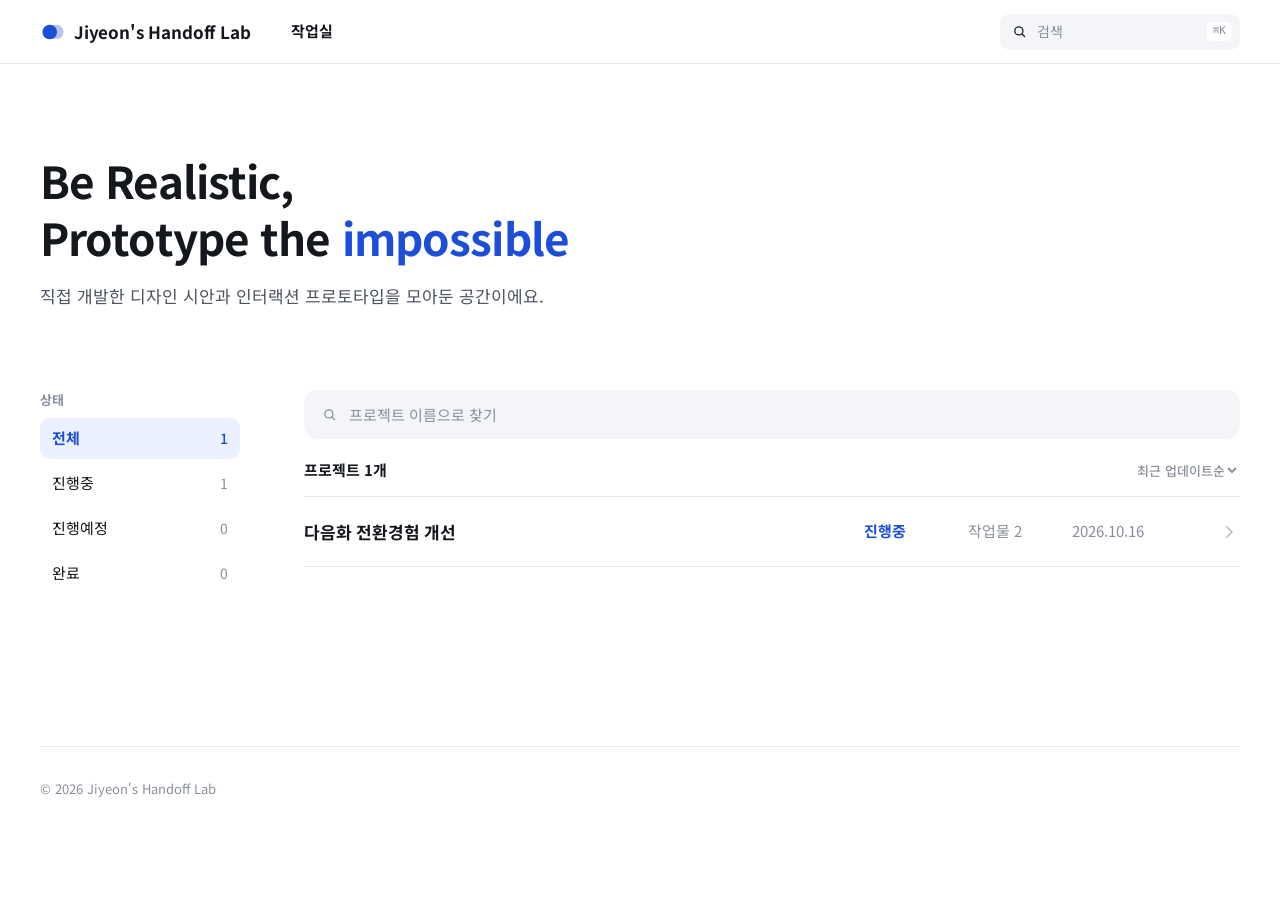
<file: index.html>
<!doctype html>
<html lang="ko">
<head>
<meta charset="utf-8">
<meta name="viewport" content="width=device-width, initial-scale=1, viewport-fit=cover">
<meta name="robots" content="noindex">
<title>Jiyeon's Handoff Lab</title>
<meta name="description" content="직접 개발한 디자인 시안과 인터랙션 프로토타입을 모아둔 공간이에요.">
<meta property="og:title" content="Jiyeon's Handoff Lab">
<meta property="og:description" content="직접 개발한 디자인 시안과 인터랙션 프로토타입을 모아둔 공간이에요.">
<meta property="og:type" content="website">
<link rel="icon" href="assets/favicon.svg" type="image/svg+xml">
<link rel="preconnect" href="https://fonts.googleapis.com">
<link rel="preconnect" href="https://fonts.gstatic.com" crossorigin>
<link rel="stylesheet" href="https://fonts.googleapis.com/css2?family=Noto+Sans+KR:wght@400;500;700&display=swap">
<link rel="stylesheet" href="assets/css/base.css">
<link rel="stylesheet" href="assets/css/home.css">
<script type="module" src="assets/js/home.js"></script>
</head>
<body>
  <header class="site-header" id="site-header"></header>

  <main class="container">
    <section class="hero">
      <h1 class="hero__title">Be Realistic,<br>Prototype the <em>impossible</em></h1>
      <p class="hero__desc">직접 개발한 디자인 시안과 인터랙션 프로토타입을 모아둔 공간이에요.</p>
    </section>

    <div class="home-body">
      <aside class="filter" aria-label="상태 필터">
        <p class="filter__label">상태</p>
        <ul class="filter__list" id="status-filter"></ul>
      </aside>

      <section aria-labelledby="project-count">
        <label class="field">
          <svg class="icon icon--sm" viewBox="0 0 24 24" fill="none" aria-hidden="true"><circle cx="11" cy="11" r="6.5" stroke="currentColor" stroke-width="2"/><path d="M16 16l4 4" stroke="currentColor" stroke-width="2" stroke-linecap="round"/></svg>
          <input class="field__input" id="project-search" type="search" placeholder="프로젝트 이름으로 찾기" autocomplete="off">
        </label>
        <div class="list-head">
          <h2 class="list-head__count" id="project-count">프로젝트</h2>
          <select class="select" id="project-sort" aria-label="정렬">
            <option value="updated">최근 업데이트순</option>
            <option value="name">이름순</option>
          </select>
        </div>
        <ul id="project-list"></ul>
      </section>
    </div>
  </main>

  <footer class="site-footer">
    <div class="container"><p class="site-footer__inner">© 2026 Jiyeon's Handoff Lab</p></div>
  </footer>
</body>
</html>
</file>
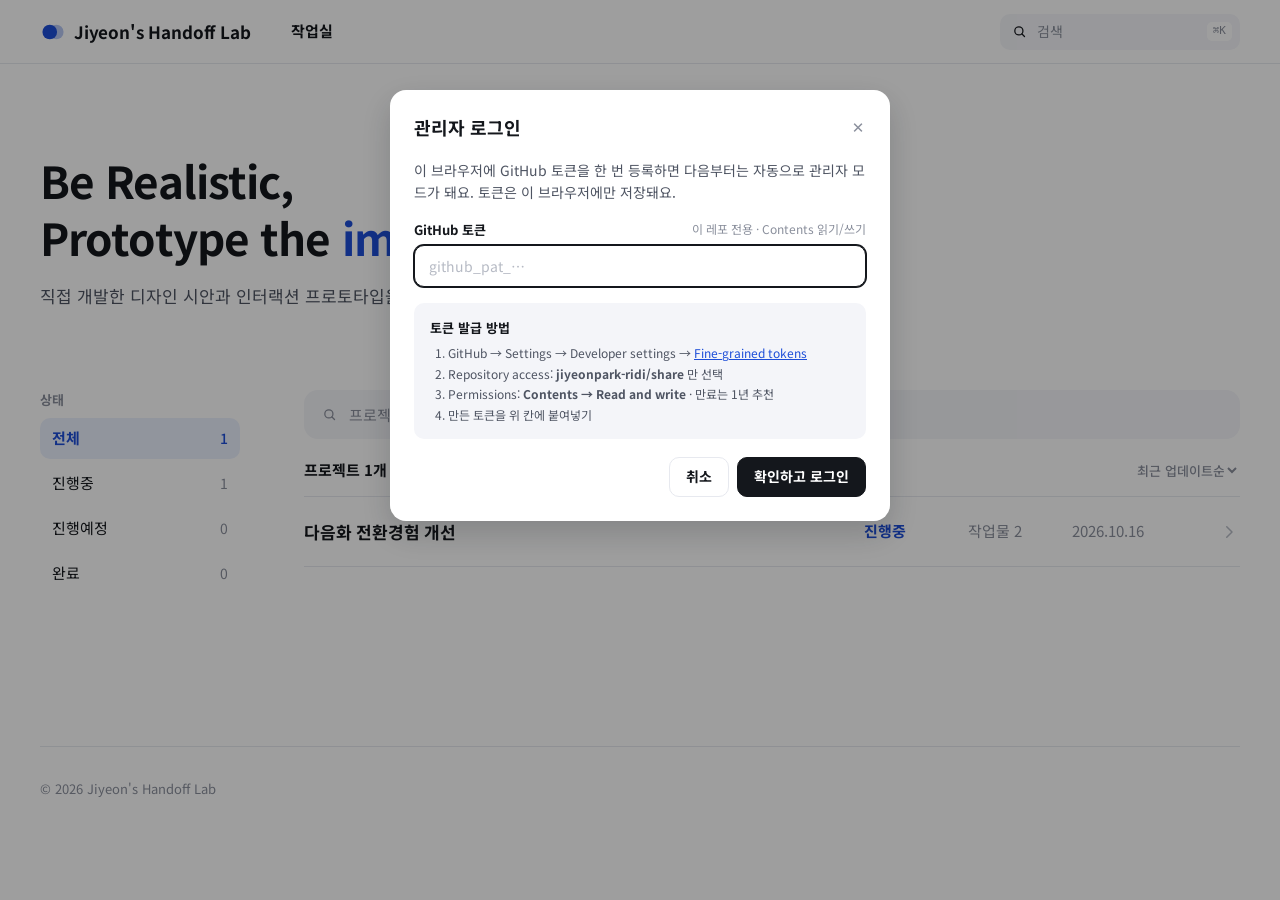
<file: admin/index.html>
<!doctype html>
<html lang="ko">
<head>
<meta charset="utf-8">
<meta name="robots" content="noindex">
<title>관리자 로그인 · Jiyeon's Handoff Lab</title>
<!-- …/share/admin 으로 들어오면 홈의 관리자 로그인 창(?admin)으로 넘겨준다 -->
<meta http-equiv="refresh" content="0; url=../?admin">
<script>location.replace("../?admin");</script>
</head>
<body>
<p><a href="../?admin">관리자 로그인으로 이동</a></p>
</body>
</html>
</file>
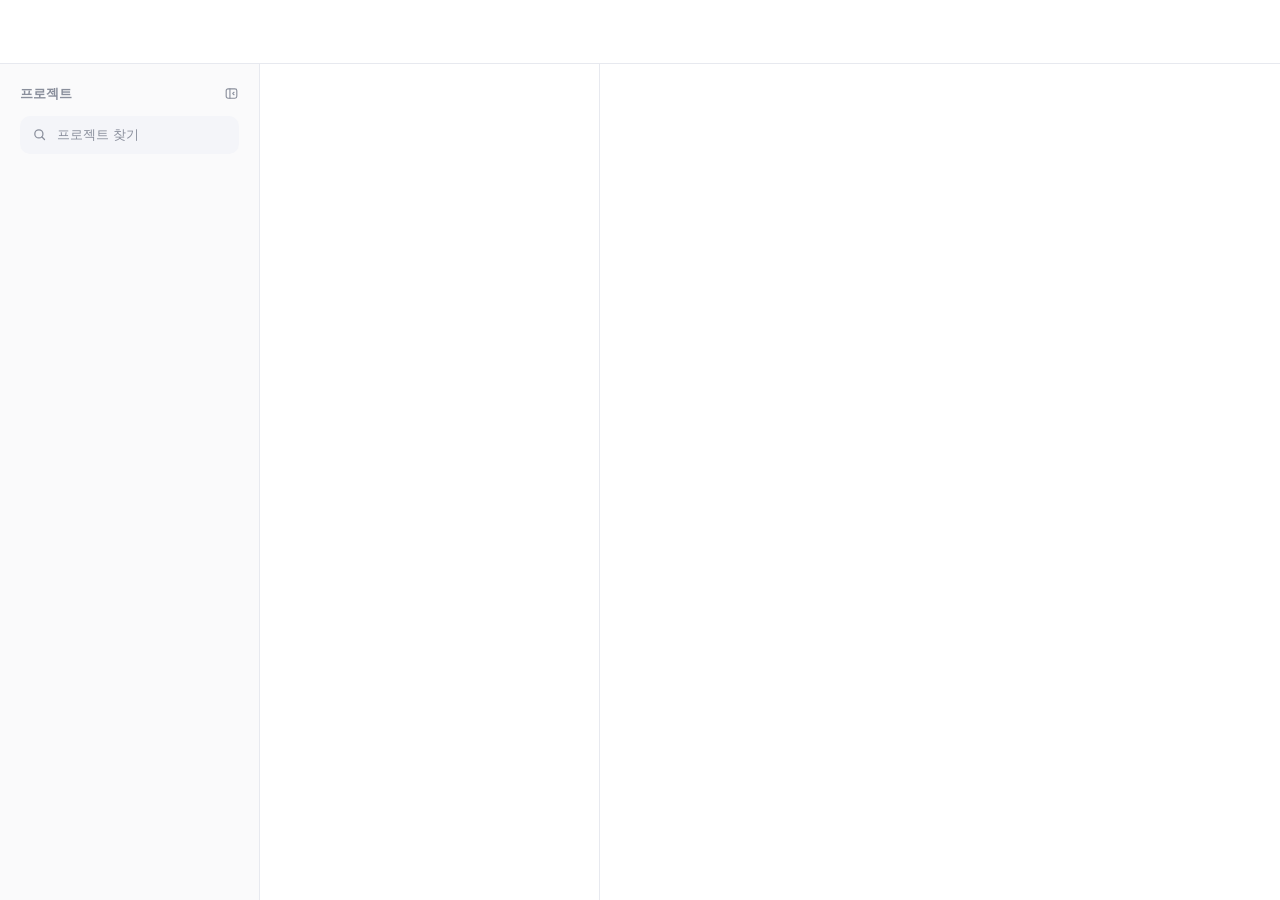
<file: pull-trigger/index.html>
<!doctype html>
<html lang="ko">
<head>
<meta charset="utf-8">
<meta name="robots" content="noindex">
<title>이동 중…</title>
<meta http-equiv="refresh" content="0; url=../project.html?p=next-episode&amp;w=pull-trigger">
<link rel="canonical" href="../project.html?p=next-episode&amp;w=pull-trigger">
</head>
<body>
<!-- 예전 공유 주소(/pull-trigger/)를 새 작업물 주소로 넘겨준다 -->
<p><a href="../project.html?p=next-episode&amp;w=pull-trigger">다음 화 당김 표시 시안으로 이동</a></p>
</body>
</html>
</file>
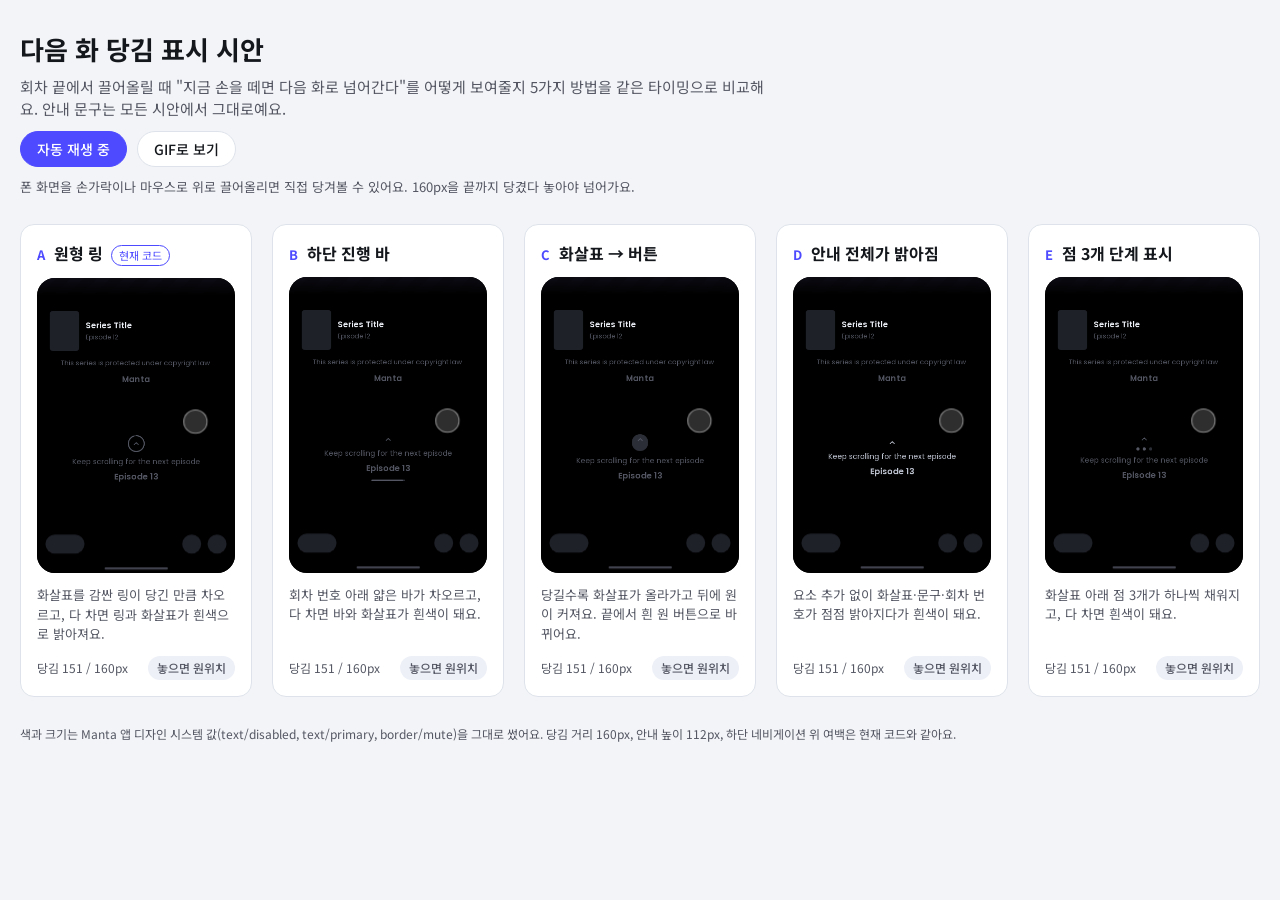
<file: works/next-episode/pull-trigger/index.html>
<!doctype html>
<html lang="ko">
<head>
<meta charset="utf-8">
<meta name="viewport" content="width=device-width, initial-scale=1, viewport-fit=cover">
<meta name="robots" content="noindex">
<title>다음 화 당김 표시 시안</title>
<link rel="preconnect" href="https://fonts.googleapis.com">
<link rel="preconnect" href="https://fonts.gstatic.com" crossorigin>
<link rel="stylesheet" href="https://fonts.googleapis.com/css2?family=Noto+Sans+KR:wght@400;500;700&family=Poppins:wght@400;500;600&display=swap">
<style>
/* Layout: 리뷰 보드처럼 상단 설명 + 5개 시안 폰을 같은 타이밍으로 나란히 비교 */
:root {
  --bg: #F3F4F7;
  --panel: #FFFFFF;
  --ink: #14171C;
  --ink-2: #545763;
  --line: #DEE3EB;
  --accent: #4D4AFF;
  --chip-bg: #EDF0F7;
  --go: #1F8A5B;
  --go-bg: #E3F4EC;
  --font-ui: "Noto Sans KR", "Apple SD Gothic Neo", system-ui, sans-serif;
  --font-app: "Poppins", "Helvetica Neue", Arial, sans-serif;

  /* 앱 뷰어 토큰 (테마와 무관하게 항상 어두운 뷰어) */
  --app-surface-bottom: #000000;
  --app-text-primary: #EDF0F7;
  --app-text-tertiary: #999CA8;
  --app-text-disabled: #545763;
  --app-border-mute: #2B2E36;
  --app-container-base: #1F2129;
  --app-inverse: #14171C;
}
@media (prefers-color-scheme: dark) {
  :root:not([data-theme="light"]) {
    --bg: #0D0F12; --panel: #14171C; --ink: #EDF0F7; --ink-2: #999CA8; --line: #2B2E36;
    --accent: #8A88FF; --chip-bg: #1F2129; --go: #5CD69E; --go-bg: #12301F;
    color-scheme: dark;
  }
}
:root[data-theme="dark"] {
  --bg: #0D0F12; --panel: #14171C; --ink: #EDF0F7; --ink-2: #999CA8; --line: #2B2E36;
  --accent: #8A88FF; --chip-bg: #1F2129; --go: #5CD69E; --go-bg: #12301F;
  color-scheme: dark;
}

* { box-sizing: border-box; }
body {
  margin: 0;
  background: var(--bg);
  color: var(--ink);
  font-family: var(--font-ui);
  line-height: 1.5;
  padding: 32px 20px 56px;
}
.wrap { max-width: 1480px; margin: 0 auto; display: grid; gap: 28px; }

header { display: grid; gap: 10px; max-width: 760px; }
h1 { font-size: 26px; line-height: 1.3; margin: 0; text-wrap: balance; }
.lede { margin: 0; color: var(--ink-2); font-size: 15px; }
.toolbar { display: flex; flex-wrap: wrap; gap: 10px; align-items: center; }
.btn {
  font: 500 14px/1 var(--font-ui);
  color: var(--ink);
  background: var(--panel);
  border: 1px solid var(--line);
  border-radius: 999px;
  padding: 10px 16px;
  cursor: pointer;
}
.btn[aria-pressed="true"] { background: var(--accent); border-color: var(--accent); color: #fff; }
.btn { text-decoration: none; }
.btn:focus-visible { outline: 2px solid var(--accent); outline-offset: 2px; }
.hint { font-size: 13px; color: var(--ink-2); }

.grid {
  display: grid;
  grid-template-columns: repeat(auto-fill, minmax(230px, 1fr));
  gap: 20px;
}
.card {
  background: var(--panel);
  border: 1px solid var(--line);
  border-radius: 14px;
  padding: 16px;
  display: flex;
  flex-direction: column;
  gap: 12px;
  min-width: 0;
}
.card-head { display: flex; align-items: baseline; gap: 8px; }
.letter {
  font: 700 13px/1 var(--font-ui);
  color: var(--accent);
  letter-spacing: 0.04em;
}
.card h2 { font-size: 16px; margin: 0; }
.tag { font-size: 11px; color: var(--accent); border: 1px solid var(--accent); border-radius: 999px; padding: 1px 7px; white-space: nowrap; }
.desc { margin: 0; font-size: 13px; color: var(--ink-2); flex: 1; }

.status {
  display: flex; justify-content: space-between; align-items: center;
  font-size: 12px; color: var(--ink-2);
  font-variant-numeric: tabular-nums;
}
.chip { border-radius: 999px; padding: 3px 9px; background: var(--chip-bg); color: var(--ink-2); font-weight: 500; }
.chip.go { background: var(--go-bg); color: var(--go); }

/* 폰: 375 x 560 기준으로 그리고 카드 폭에 맞춰 축소 */
.phone {
  position: relative;
  width: 100%;
  aspect-ratio: 375 / 560;
  border-radius: 18px;
  overflow: hidden;
  background: var(--app-surface-bottom);
  touch-action: none;
  cursor: grab;
  user-select: none;
}
.phone:active { cursor: grabbing; }
.screen {
  position: absolute; left: 0; top: 0;
  width: 375px; height: 560px;
  transform-origin: 0 0;
  font-family: var(--font-app);
}
.strip { position: absolute; left: 0; right: 0; bottom: -160px; will-change: transform; }
.cut {
  height: 200px;
  background:
    linear-gradient(180deg, rgba(0,0,0,0) 40%, #000 100%),
    repeating-linear-gradient(135deg, #2a2440 0 18px, #2f2849 18px 36px);
}
.footer-block { padding: 28px 24px 12px; display: grid; gap: 14px; justify-items: center; }
.series { display: flex; gap: 12px; width: 100%; align-items: center; }
.cover { width: 56px; height: 76px; border-radius: 6px; background: #1F2129; }
.series-meta { display: grid; gap: 6px; }
.series-meta b { color: var(--app-text-primary); font: 600 15px/1.2 var(--font-app); }
.series-meta span { color: var(--app-text-disabled); font: 400 12px/1.2 var(--font-app); }
.copyright { color: var(--app-text-disabled); font: 400 13px/1.4 var(--font-app); text-align: center; }
.logo { color: var(--app-text-disabled); font: 600 15px/1 var(--font-app); letter-spacing: 0.02em; }

.guide {
  height: 112px;
  display: flex; flex-direction: column; align-items: center; justify-content: center;
  gap: 8px;
  will-change: transform;
}
.hint-text { font: 400 14px/20px var(--font-app); color: var(--app-text-disabled); }
.title-text { font: 600 16px/22px var(--font-app); color: var(--app-text-disabled); }
.inset { height: 86px; }
.pull-area { height: 160px; }

.indicator { position: relative; display: flex; align-items: center; justify-content: center; }
.chev { width: 16px; height: 16px; display: block; }
.chev path { fill: none; stroke: var(--app-text-disabled); stroke-width: 1.6; stroke-linecap: round; stroke-linejoin: round; }

.navbar {
  position: absolute; left: 0; right: 0; bottom: 0;
  height: 86px;
  background: #000;
  padding: 12px 16px 0;
  display: flex; justify-content: space-between; align-items: flex-start;
  border-top-left-radius: 14px; border-top-right-radius: 14px;
}
.pill { height: 36px; border-radius: 18px; background: var(--app-container-base); }
.pill.wide { width: 74px; }
.pill.round { width: 36px; }
.nav-right { display: flex; gap: 12px; }
.home { position: absolute; bottom: 8px; left: 50%; width: 120px; height: 4px; margin-left: -60px; border-radius: 2px; background: #40424D; }

.finger {
  position: absolute; left: 80%; width: 46px; height: 46px; margin-left: -23px;
  border-radius: 50%;
  background: rgba(255,255,255,0.18);
  border: 2px solid rgba(255,255,255,0.45);
  opacity: 0;
  pointer-events: none;
}
.next-screen {
  position: absolute; inset: 0;
  background: #000;
  display: flex; flex-direction: column; align-items: center; justify-content: center; gap: 10px;
  color: var(--app-text-primary);
  font: 600 20px/1.2 var(--font-app);
  transform: translateY(100%);
  will-change: transform;
}
.next-screen small { font: 400 13px/1 var(--font-app); color: var(--app-text-tertiary); }

footer { font-size: 12px; color: var(--ink-2); }

@media (prefers-reduced-motion: reduce) {
  .next-screen { transition: none; }
}
</style>
</head>
<body>

<div class="wrap">
  <header>
    <h1>다음 화 당김 표시 시안</h1>
    <p class="lede">회차 끝에서 끌어올릴 때 "지금 손을 떼면 다음 화로 넘어간다"를 어떻게 보여줄지 5가지 방법을 같은 타이밍으로 비교해요. 안내 문구는 모든 시안에서 그대로예요.</p>
    <div class="toolbar">
      <button class="btn" id="play" type="button" aria-pressed="true">자동 재생 중</button>
      <a class="btn" href="preview.gif" target="_blank" rel="noopener">GIF로 보기</a>
      <span class="hint">폰 화면을 손가락이나 마우스로 위로 끌어올리면 직접 당겨볼 수 있어요. 160px을 끝까지 당겼다 놓아야 넘어가요.</span>
    </div>
  </header>

  <section class="grid" id="grid" aria-label="시안 비교"></section>

  <footer>색과 크기는 Manta 앱 디자인 시스템 값(text/disabled, text/primary, border/mute)을 그대로 썼어요. 당김 거리 160px, 안내 높이 112px, 하단 네비게이션 위 여백은 현재 코드와 같아요.</footer>
</div>

<script>
const PULL = 160;
const TRIGGER = PULL - 4; // 코드와 같이 끝에서 4px 이내에서 놓으면 이동
const C = {
  dis: '#545763', ter: '#999CA8', pri: '#EDF0F7', mute: '#2B2E36', inv: '#14171C',
};
const OPTIONS = [
  { key: 'A', name: '원형 링', tag: '현재 코드', desc: '화살표를 감싼 링이 당긴 만큼 차오르고, 다 차면 링과 화살표가 흰색으로 밝아져요.' },
  { key: 'B', name: '하단 진행 바', desc: '회차 번호 아래 얇은 바가 차오르고, 다 차면 바와 화살표가 흰색이 돼요.' },
  { key: 'C', name: '화살표 → 버튼', desc: '당길수록 화살표가 올라가고 뒤에 원이 커져요. 끝에서 흰 원 버튼으로 바뀌어요.' },
  { key: 'D', name: '안내 전체가 밝아짐', desc: '요소 추가 없이 화살표·문구·회차 번호가 점점 밝아지다가 흰색이 돼요.' },
  { key: 'E', name: '점 3개 단계 표시', desc: '화살표 아래 점 3개가 하나씩 채워지고, 다 차면 흰색이 돼요.' },
];

const chevSVG = () => {
  const s = document.createElementNS('http://www.w3.org/2000/svg', 'svg');
  s.setAttribute('viewBox', '0 0 16 16'); s.setAttribute('class', 'chev');
  const p = document.createElementNS('http://www.w3.org/2000/svg', 'path');
  p.setAttribute('d', 'M4 10l4-4 4 4');
  s.appendChild(p);
  return s;
};
const svgEl = (tag, attrs) => {
  const e = document.createElementNS('http://www.w3.org/2000/svg', tag);
  for (const k in attrs) e.setAttribute(k, attrs[k]);
  return e;
};
const mix = (a, b, t) => {
  const pa = [1, 3, 5].map(i => parseInt(a.slice(i, i + 2), 16));
  const pb = [1, 3, 5].map(i => parseInt(b.slice(i, i + 2), 16));
  return 'rgb(' + pa.map((v, i) => Math.round(v + (pb[i] - v) * t)).join(',') + ')';
};

// 시안별 인디케이터: build()는 DOM을 만들고, render(p, reached)는 진행도에 맞춰 갱신
const INDICATORS = {
  A(guide) {
    const box = document.createElement('div'); box.className = 'indicator'; box.style.width = box.style.height = '32px';
    const R = 15, CIRC = 2 * Math.PI * R;
    const svg = svgEl('svg', { width: 32, height: 32, viewBox: '0 0 32 32', style: 'position:absolute;inset:0;transform:rotate(-90deg)' });
    const track = svgEl('circle', { cx: 16, cy: 16, r: R, fill: 'none', stroke: C.mute, 'stroke-width': 2 });
    const arc = svgEl('circle', { cx: 16, cy: 16, r: R, fill: 'none', stroke: C.dis, 'stroke-width': 2, 'stroke-linecap': 'round', 'stroke-dasharray': CIRC, 'stroke-dashoffset': CIRC });
    svg.append(track, arc);
    const chev = chevSVG();
    box.append(svg, chev);
    guide.prepend(box);
    return (p, reached) => {
      arc.setAttribute('stroke-dashoffset', CIRC * (1 - p));
      arc.setAttribute('stroke', reached ? C.pri : C.dis);
      arc.style.opacity = p > 0.001 ? 1 : 0;
      chev.querySelector('path').style.stroke = reached ? C.pri : C.dis;
    };
  },
  B(guide) {
    const chev = chevSVG(); guide.prepend(chev);
    const track = document.createElement('div');
    track.style.cssText = `width:64px;height:3px;border-radius:2px;background:${C.mute};overflow:hidden;margin-top:2px`;
    const fill = document.createElement('div'); fill.style.cssText = 'height:100%;width:0;border-radius:2px';
    track.appendChild(fill); guide.appendChild(track);
    return (p, reached) => {
      fill.style.width = (p * 100) + '%';
      fill.style.background = reached ? C.pri : C.dis;
      chev.querySelector('path').style.stroke = reached ? C.pri : C.dis;
    };
  },
  C(guide) {
    const box = document.createElement('div'); box.className = 'indicator'; box.style.width = box.style.height = '32px';
    const circle = document.createElement('div'); circle.style.cssText = 'position:absolute;border-radius:50%;left:50%;top:50%';
    const chev = chevSVG(); chev.style.position = 'relative';
    box.append(circle, chev); guide.prepend(box);
    return (p, reached) => {
      const size = reached ? 32 : (p > 0 ? 16 + 16 * p : 0);
      circle.style.width = circle.style.height = size + 'px';
      circle.style.margin = (-size / 2) + 'px 0 0 ' + (-size / 2) + 'px';
      circle.style.background = reached ? C.pri : C.mute;
      chev.style.transform = `translateY(${reached ? 0 : -6 * p}px)`;
      chev.querySelector('path').style.stroke = reached ? C.inv : C.dis;
    };
  },
  D(guide) {
    const chev = chevSVG(); guide.prepend(chev);
    const texts = guide.querySelectorAll('.hint-text, .title-text');
    return (p, reached) => {
      const col = reached ? C.pri : (p < 0.5 ? mix(C.dis, C.ter, p / 0.5) : mix(C.ter, '#C2C7D4', (p - 0.5) / 0.5));
      chev.querySelector('path').style.stroke = col;
      texts.forEach(t => { t.style.color = col; });
    };
  },
  E(guide) {
    const chev = chevSVG(); guide.prepend(chev);
    const row = document.createElement('div'); row.style.cssText = 'display:flex;gap:6px';
    const dots = [0, 1, 2].map(() => { const d = document.createElement('span'); d.style.cssText = 'width:6px;height:6px;border-radius:50%'; row.appendChild(d); return d; });
    chev.after(row);
    return (p, reached) => {
      const filled = reached ? 3 : Math.min(2, Math.floor(p * 3 + 0.5));
      dots.forEach((d, i) => { d.style.background = i < filled ? (reached ? C.pri : C.dis) : C.mute; });
      chev.querySelector('path').style.stroke = reached ? C.pri : C.dis;
    };
  },
};

const grid = document.getElementById('grid');
const phones = OPTIONS.map((opt) => {
  const card = document.createElement('article'); card.className = 'card';
  card.innerHTML = `
    <div class="card-head"><span class="letter">${opt.key}</span><h2>${opt.name}</h2>${opt.tag ? `<span class="tag">${opt.tag}</span>` : ''}</div>
    <div class="phone" role="img" aria-label="${opt.key} 시안 미리보기. 위로 끌어올려 직접 당겨볼 수 있어요.">
      <div class="screen">
        <div class="strip">
          <div class="cut"></div>
          <div class="footer-block">
            <div class="series"><div class="cover"></div><div class="series-meta"><b>Series Title</b><span>Episode 12</span></div></div>
            <div class="copyright">This series is protected under copyright law.</div>
            <div class="logo">Manta</div>
          </div>
          <div class="guide">
            <div class="hint-text">Keep scrolling for the next episode</div>
            <div class="title-text">Episode 13</div>
          </div>
          <div class="inset"></div>
          <div class="pull-area"></div>
        </div>
        <div class="navbar"><div class="pill wide"></div><div class="nav-right"><div class="pill round"></div><div class="pill round"></div></div><div class="home"></div></div>
        <div class="finger"></div>
        <div class="next-screen">Episode 13<small>다음 화로 이동</small></div>
      </div>
    </div>
    <p class="desc">${opt.desc}</p>
    <div class="status"><span class="pct">당김 0px</span><span class="chip">평소</span></div>`;
  grid.appendChild(card);
  const el = (s) => card.querySelector(s);
  const phone = el('.phone');
  const guide = el('.guide');
  return {
    phone, screen: el('.screen'), strip: el('.strip'), guide,
    finger: el('.finger'), next: el('.next-screen'),
    pct: el('.pct'), chip: el('.chip'),
    render: INDICATORS[opt.key](guide),
    pull: 0, nextT: 0, manual: false, manualUntil: 0, drag: null, anim: null,
  };
});

// 카드 폭에 맞춰 375 x 560 화면을 축소
const fit = () => phones.forEach(ph => { ph.screen.style.transform = `scale(${ph.phone.clientWidth / 375})`; });
new ResizeObserver(fit).observe(grid);
fit();

function draw(ph, fingerOn) {
  const p = Math.min(1, Math.max(0, ph.pull / PULL));
  const reached = ph.pull >= TRIGGER;
  ph.strip.style.transform = `translateY(${-ph.pull}px)`;
  ph.guide.style.transform = `translateY(${p * PULL / 2}px)`; // 코드와 같이 안내가 절반 속도로 따라옴
  ph.render(p, reached);
  ph.finger.style.opacity = fingerOn ? 1 : 0;
  ph.finger.style.top = (400 - ph.pull) + 'px';
  ph.next.style.transform = `translateY(${(1 - ph.nextT) * 100}%)`;
  ph.pct.textContent = `당김 ${Math.round(ph.pull)} / ${PULL}px`;
  const state = ph.nextT > 0 ? '다음 화로 이동' : (reached ? '지금 놓으면 다음 화' : (ph.pull > 0 ? '놓으면 원위치' : '평소'));
  ph.chip.textContent = state;
  ph.chip.classList.toggle('go', reached || ph.nextT > 0);
}

// 자동 재생: 모든 시안이 같은 타이밍으로 당김 → 중간 멈춤 → 끝까지 → 놓고 다음 화
const ease = t => t < 0.5 ? 2 * t * t : 1 - Math.pow(-2 * t + 2, 2) / 2;
const LOOP = 5600;
function autoFrame(t) {
  const s = t % LOOP;
  if (s < 700) return { pull: 0, next: 0, finger: s > 400 };
  if (s < 1700) return { pull: 80 * ease((s - 700) / 1000), next: 0, finger: true };
  if (s < 2300) return { pull: 80, next: 0, finger: true };
  if (s < 3200) return { pull: 80 + 80 * ease((s - 2300) / 900), next: 0, finger: true };
  if (s < 3900) return { pull: PULL, next: 0, finger: true };
  if (s < 4400) return { pull: PULL, next: ease((s - 3900) / 500), finger: false };
  if (s < 5200) return { pull: PULL, next: 1, finger: false };
  return { pull: 0, next: 1 - ease((s - 5200) / 400), finger: false };
}

let playing = true;
let reduced = window.matchMedia('(prefers-reduced-motion: reduce)').matches;
if (reduced) playing = false;
const playBtn = document.getElementById('play');
const syncBtn = () => { playBtn.setAttribute('aria-pressed', String(playing)); playBtn.textContent = playing ? '자동 재생 중' : '자동 재생'; };
syncBtn();
playBtn.addEventListener('click', () => { playing = !playing; start = performance.now(); syncBtn(); });

let start = performance.now();
// GIF 녹화용: 정해진 시각의 장면을 그대로 그린다
if (location.hash === '#capture') { playing = false; syncBtn(); }
window.__renderAt = (t) => {
  const f = autoFrame(t);
  phones.forEach(ph => { ph.pull = f.pull; ph.nextT = f.next; ph.fingerOn = f.finger; draw(ph, f.finger); });
};
function tick(now) {
  for (const ph of phones) {
    if (ph.drag) { draw(ph, true); continue; }
    if (ph.anim) {
      const k = Math.max(0, Math.min(1, (now - ph.anim.t0) / ph.anim.dur));
      ph.anim.step(ease(k));
      if (k >= 1) { const done = ph.anim.done; ph.anim = null; done && done(); }
      draw(ph, false); continue;
    }
    if (playing && now > ph.manualUntil) {
      const f = autoFrame(now - start);
      ph.pull = f.pull; ph.nextT = f.next; ph.fingerOn = false;
      draw(ph, f.finger);
    } else {
      draw(ph, !!ph.fingerOn);
    }
  }
  requestAnimationFrame(tick);
}
requestAnimationFrame(tick);

// 직접 당겨보기
for (const ph of phones) {
  ph.phone.addEventListener('pointerdown', (e) => {
    if (ph.anim) return;
    ph.phone.setPointerCapture(e.pointerId);
    const scale = ph.phone.clientWidth / 375;
    ph.nextT = 0;
    ph.drag = { y0: e.clientY, scale, base: 0 };
    ph.pull = 0;
  });
  ph.phone.addEventListener('pointermove', (e) => {
    if (!ph.drag) return;
    const dy = (ph.drag.y0 - e.clientY) / ph.drag.scale;
    ph.pull = Math.min(PULL, Math.max(0, dy));
  });
  const release = () => {
    if (!ph.drag) return;
    ph.drag = null;
    const from = ph.pull;
    if (from >= TRIGGER) {
      ph.anim = {
        t0: performance.now(), dur: 450, step: k => { ph.nextT = k; },
        done: () => {
          ph.anim = {
            t0: performance.now() + 700, dur: 400,
            step: k => { ph.pull = 0; ph.nextT = 1 - Math.max(0, k); },
            done: () => { ph.manualUntil = performance.now() + 2500; },
          };
        },
      };
    } else {
      ph.anim = { t0: performance.now(), dur: 260, step: k => { ph.pull = from * (1 - k); }, done: () => { ph.manualUntil = performance.now() + 2500; } };
    }
    ph.manualUntil = Infinity;
  };
  ph.phone.addEventListener('pointerup', release);
  ph.phone.addEventListener('pointercancel', release);
}
</script>
</body>
</html>
</file>
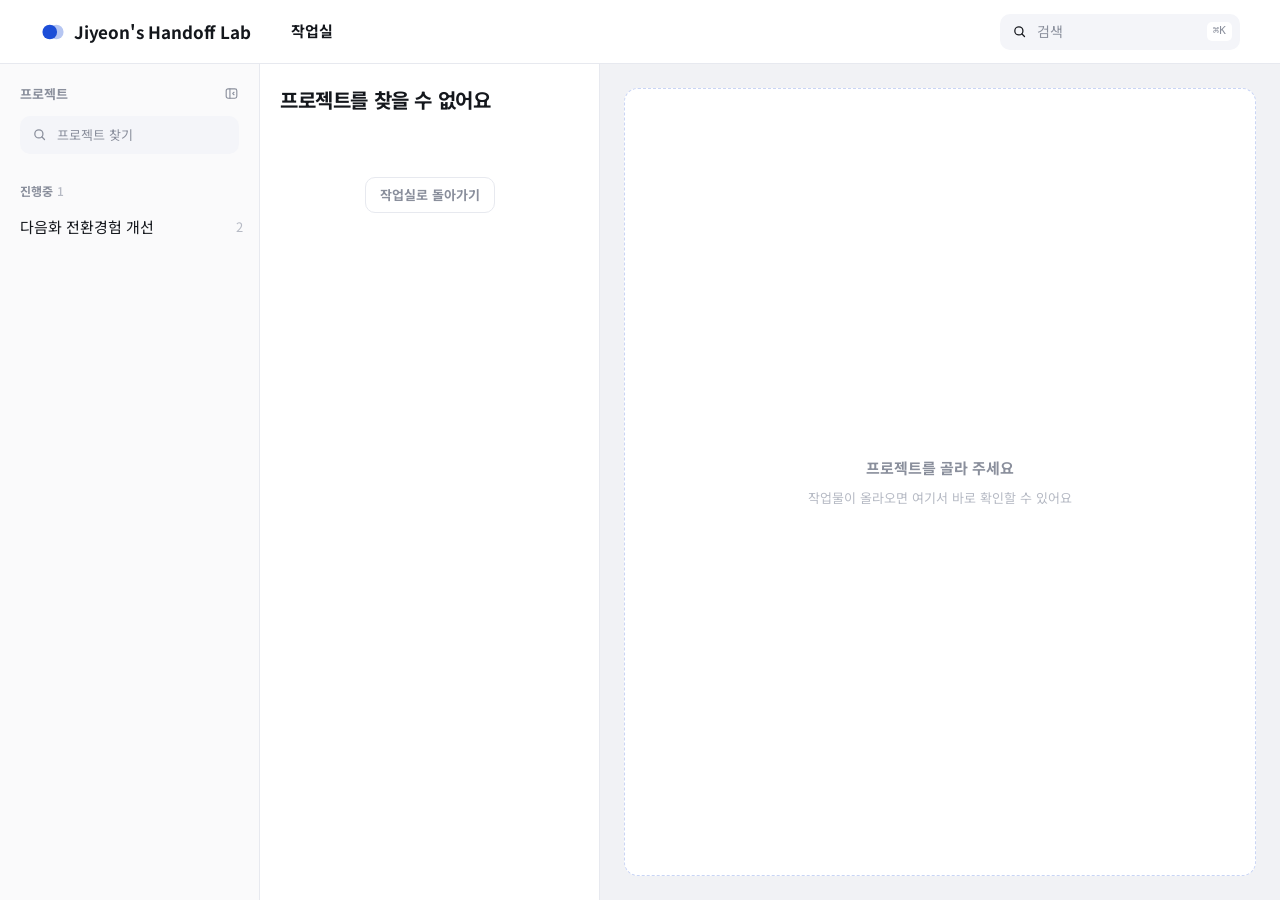
<file: project.html>
<!doctype html>
<html lang="ko">
<head>
<meta charset="utf-8">
<meta name="viewport" content="width=device-width, initial-scale=1, viewport-fit=cover">
<meta name="robots" content="noindex">
<title>Jiyeon's Handoff Lab</title>
<meta name="description" content="직접 개발한 디자인 시안과 인터랙션 프로토타입을 모아둔 공간이에요.">
<meta property="og:title" content="Jiyeon's Handoff Lab">
<meta property="og:description" content="직접 개발한 디자인 시안과 인터랙션 프로토타입을 모아둔 공간이에요.">
<link rel="icon" href="assets/favicon.svg" type="image/svg+xml">
<link rel="preconnect" href="https://fonts.googleapis.com">
<link rel="preconnect" href="https://fonts.gstatic.com" crossorigin>
<link rel="stylesheet" href="https://fonts.googleapis.com/css2?family=Noto+Sans+KR:wght@400;500;700&display=swap">
<link rel="stylesheet" href="assets/css/base.css">
<link rel="stylesheet" href="assets/css/project.css">
<script type="module" src="assets/js/project.js"></script>
</head>
<body class="page-project">
  <header class="site-header" id="site-header"></header>

  <main class="workspace" id="workspace" data-view="list">
    <nav class="col col--projects" data-panel="projects" aria-label="프로젝트">
      <button class="col__rail" type="button" title="프로젝트 칸 펴기 ( [ )">
        <svg class="icon icon--sm" viewBox="0 0 24 24" fill="none" aria-hidden="true"><path d="M9 5l7 7-7 7" stroke="currentColor" stroke-width="2" stroke-linecap="round" stroke-linejoin="round"/></svg>
        <span class="col__rail-label">프로젝트</span>
      </button>
      <div class="col__body">
        <div class="col__head">
          <div class="col__label-row">
            <p class="col__label">프로젝트</p>
            <button class="panel-toggle" type="button" data-panel-toggle="projects" aria-expanded="true" title="프로젝트 칸 접기 ( [ )">
              <svg class="icon icon--sm" viewBox="0 0 24 24" fill="none" aria-hidden="true"><rect x="3.5" y="4.5" width="17" height="15" rx="3" stroke="currentColor" stroke-width="1.8"/><path d="M9.5 4.5v15M16 10l-2 2 2 2" stroke="currentColor" stroke-width="1.8" stroke-linecap="round" stroke-linejoin="round"/></svg>
              <span class="sr-only">프로젝트 칸 접기</span>
            </button>
          </div>
          <label class="field field--sm">
            <svg class="icon icon--sm" viewBox="0 0 24 24" fill="none" aria-hidden="true"><circle cx="11" cy="11" r="6.5" stroke="currentColor" stroke-width="2"/><path d="M16 16l4 4" stroke="currentColor" stroke-width="2" stroke-linecap="round"/></svg>
            <input class="field__input" id="project-search" type="search" placeholder="프로젝트 찾기" autocomplete="off">
          </label>
        </div>
        <div id="project-nav"></div>
      </div>
      <div class="col__resizer" role="separator" aria-orientation="vertical" aria-label="프로젝트 칸 폭 조절" tabindex="0" title="끌어서 폭 조절 · 더블클릭하면 기본 폭"></div>
    </nav>

    <section class="col col--works" data-panel="works" aria-label="작업물">
      <button class="col__rail" type="button" title="작업물 칸 펴기 ( ] )">
        <svg class="icon icon--sm" viewBox="0 0 24 24" fill="none" aria-hidden="true"><path d="M9 5l7 7-7 7" stroke="currentColor" stroke-width="2" stroke-linecap="round" stroke-linejoin="round"/></svg>
        <span class="col__rail-label">작업물</span>
      </button>
      <div class="col__body" id="works-col"></div>
      <div class="col__resizer" role="separator" aria-orientation="vertical" aria-label="작업물 칸 폭 조절" tabindex="0" title="끌어서 폭 조절 · 더블클릭하면 기본 폭"></div>
    </section>

    <section class="col col--viewer" id="viewer" aria-label="작업물 보기"></section>
  </main>
</body>
</html>
</file>
<file: assets/css/base.css>
/* ==========================================================================
   Jiyeon's Handoff Lab — 공통 스타일
   색 · 글씨 · 간격 토큰은 Figma 최종 시안(홈 542:2613, 상세 553:2727) 기준.
   ========================================================================== */

:root {
  /* color */
  --c-bg: #ffffff;
  --c-ink: #14171c;
  --c-ink-2: #4e5462;
  --c-ink-3: #8a8f9c;
  --c-ink-4: #b6bac4;
  --c-line: #e7e9ef;
  --c-line-soft: #ebedf1;
  --c-soft: #f4f5f9;
  --c-hover: #f1f3f6;
  --c-side: #fafafb;
  --c-stage: #f1f2f5;
  --c-accent: #1d4ed8;
  --c-accent-soft: #eaf0fd;

  /* type */
  --font: "Noto Sans KR", "Apple SD Gothic Neo", system-ui, sans-serif;

  /* layout */
  --content-w: 1200px;
  --gutter: 24px;
  --header-h: 64px;

  /* radius */
  --r-sm: 8px;
  --r-md: 10px;
  --r-lg: 14px;
  --r-pill: 999px;
}

/* ---------- reset ---------- */
*, *::before, *::after { box-sizing: border-box; }
html { -webkit-text-size-adjust: 100%; }
body {
  margin: 0;
  background: var(--c-bg);
  color: var(--c-ink);
  font-family: var(--font);
  font-size: 15px;
  line-height: 1.5;
  -webkit-font-smoothing: antialiased;
}
h1, h2, h3, p { margin: 0; }
ul { margin: 0; padding: 0; list-style: none; }
a { color: inherit; text-decoration: none; }
button, input, select { font: inherit; color: inherit; }
button { cursor: pointer; background: none; border: 0; padding: 0; }
:focus-visible { outline: 2px solid var(--c-accent); outline-offset: 2px; border-radius: 4px; }
.sr-only {
  position: absolute; width: 1px; height: 1px; padding: 0; margin: -1px;
  overflow: hidden; clip: rect(0 0 0 0); white-space: nowrap; border: 0;
}

.container {
  width: 100%;
  max-width: calc(var(--content-w) + var(--gutter) * 2);
  margin: 0 auto;
  padding: 0 var(--gutter);
}

/* ---------- header ---------- */
.site-header {
  position: sticky; top: 0; z-index: 20;
  height: var(--header-h);
  background: var(--c-bg);
  border-bottom: 1px solid var(--c-line);
}
.site-header__inner {
  height: 100%;
  display: flex; align-items: center; gap: 40px;
}
.brand { display: inline-flex; align-items: center; gap: 8px; flex-shrink: 0; }
.brand__logo { width: 26px; height: 26px; display: block; }
.brand__name { font-size: 17px; font-weight: 700; letter-spacing: -0.01em; }
.site-nav { display: flex; gap: 28px; }
.site-nav__link { font-size: 15px; font-weight: 700; color: var(--c-ink); }
.site-nav__link:hover { color: var(--c-accent); }

/* global search */
.gsearch { position: relative; margin-left: auto; width: 240px; }
.gsearch__field {
  display: flex; align-items: center; gap: 8px;
  height: 36px; padding: 0 8px 0 12px;
  background: var(--c-soft); border-radius: var(--r-md);
}
.gsearch__field:focus-within { box-shadow: inset 0 0 0 1.5px var(--c-accent); background: var(--c-bg); }
.gsearch__input {
  flex: 1; min-width: 0; border: 0; outline: 0; background: transparent;
  font-size: 14px;
}
.gsearch__input::placeholder { color: var(--c-ink-3); }
.gsearch__kbd {
  font-size: 11px; font-weight: 500; color: var(--c-ink-3);
  background: var(--c-bg); border-radius: 5px; padding: 1px 6px;
}
.gsearch__panel {
  position: absolute; top: calc(100% + 8px); right: 0;
  width: 360px; max-height: 420px; overflow: auto;
  background: var(--c-bg); border: 1px solid var(--c-line); border-radius: var(--r-lg);
  box-shadow: 0 12px 32px rgba(20, 23, 28, 0.12);
  padding: 8px;
}
.gsearch__group { padding: 8px 10px 4px; font-size: 12px; font-weight: 700; color: var(--c-ink-3); }
.gsearch__item {
  display: block; padding: 9px 10px; border-radius: var(--r-sm);
}
.gsearch__item:hover, .gsearch__item.is-active { background: var(--c-soft); }
.gsearch__title { display: block; font-size: 14px; font-weight: 700; }
.gsearch__meta { display: block; font-size: 12px; color: var(--c-ink-3); }
.gsearch__empty { padding: 16px 10px; font-size: 13px; color: var(--c-ink-3); }

/* ---------- footer ---------- */
.site-footer { padding: 32px 0 48px; }
.site-footer__inner { border-top: 1px solid var(--c-line); padding-top: 32px; font-size: 13px; color: var(--c-ink-3); }

/* ---------- shared bits ---------- */
.icon { width: 18px; height: 18px; flex-shrink: 0; display: block; }
.icon--sm { width: 15px; height: 15px; }

.field {
  display: flex; align-items: center; gap: 10px;
  background: var(--c-soft); border-radius: var(--r-lg);
  padding: 0 18px; height: 49px;
  color: var(--c-ink-3);
}
.field:focus-within { box-shadow: inset 0 0 0 1.5px var(--c-accent); background: var(--c-bg); }
.field__input { flex: 1; min-width: 0; border: 0; outline: 0; background: transparent; font-size: 15px; color: var(--c-ink); }
.field__input::placeholder { color: var(--c-ink-3); }
.field--sm { height: 38px; padding: 0 12px; border-radius: var(--r-md); gap: 8px; }
.field--sm .field__input { font-size: 13px; }

.select {
  border: 0; background: transparent; outline: 0;
  font-size: 13px; font-weight: 500; color: var(--c-ink-3);
  cursor: pointer; padding: 0;
}

.btn {
  display: inline-flex; align-items: center; justify-content: center; gap: 6px;
  height: 36px; padding: 0 14px;
  border: 1px solid var(--c-line); border-radius: var(--r-md);
  background: var(--c-bg);
  font-size: 13px; font-weight: 700; white-space: nowrap;
}
.btn:hover { background: var(--c-hover); }
.btn--primary { background: var(--c-accent); border-color: var(--c-accent); color: #fff; }
.btn--primary:hover { background: #1a45c2; }

.chip {
  display: inline-flex; align-items: center;
  height: 26px; padding: 0 12px;
  border: 1px solid var(--c-line-soft); border-radius: var(--r-pill);
  font-size: 12px; font-weight: 500; color: var(--c-ink-3);
  max-width: 12em; overflow: hidden; text-overflow: ellipsis; white-space: nowrap;
}
.chip:hover { background: var(--c-hover); color: var(--c-ink); }

.status { font-size: 15px; color: var(--c-ink-3); }
.status--active { color: var(--c-accent); font-weight: 700; }

.empty { padding: 48px 0; text-align: center; color: var(--c-ink-3); font-size: 14px; }

/* ---------- toast ---------- */
.toast {
  position: fixed; left: 50%; bottom: 32px; z-index: 50;
  transform: translate(-50%, 16px); opacity: 0; pointer-events: none;
  background: var(--c-ink); color: #fff;
  font-size: 14px; font-weight: 500;
  padding: 10px 16px; border-radius: var(--r-md);
  transition: opacity 0.2s, transform 0.2s;
}
.toast.is-visible { opacity: 1; transform: translate(-50%, 0); }

/* ---------- responsive ---------- */
@media (max-width: 767px) {
  :root { --gutter: 20px; --header-h: 56px; }
  .site-header__inner { gap: 16px; }
  .brand__name { font-size: 16px; }
  .site-nav { display: none; }
  .gsearch { width: auto; flex: 1; min-width: 0; }
  .gsearch__kbd { display: none; }
  .gsearch__panel { position: fixed; top: calc(var(--header-h) + 8px); left: var(--gutter); right: var(--gutter); width: auto; }
}

@media (prefers-reduced-motion: reduce) {
  .toast { transition: none; }
}
</file>
<file: assets/css/home.css>
/* ==========================================================================
   홈 — 소개 + 상태 필터 + 프로젝트 리스트
   ========================================================================== */

.hero { padding-top: 88px; }
.hero__title {
  font-size: 44px; line-height: 1.3; font-weight: 700; letter-spacing: -0.02em;
}
.hero__title em { font-style: normal; color: var(--c-accent); }
.hero__desc { margin-top: 16px; font-size: 17px; line-height: 1.65; color: var(--c-ink-2); }

.home-body {
  margin-top: 80px; padding-bottom: 120px;
  display: grid; grid-template-columns: 200px minmax(0, 1fr); gap: 64px;
  align-items: start;
}

/* status filter */
.filter__label { font-size: 13px; font-weight: 700; color: var(--c-ink-3); margin-bottom: 8px; }
.filter__list { display: grid; gap: 4px; }
.filter__item {
  width: 100%; height: 41px; padding: 0 12px;
  display: flex; align-items: center; justify-content: space-between;
  border-radius: var(--r-md);
  font-size: 15px; color: var(--c-ink);
}
.filter__item:hover { background: var(--c-soft); }
.filter__count { font-size: 14px; color: var(--c-ink-3); }
.filter__item[aria-pressed="true"] { background: var(--c-accent-soft); color: var(--c-accent); font-weight: 700; }
.filter__item[aria-pressed="true"] .filter__count { color: var(--c-accent); font-weight: 500; }

/* list */
.list-head {
  margin-top: 20px; padding-bottom: 14px;
  display: flex; align-items: center; justify-content: space-between;
  border-bottom: 1px solid var(--c-line);
}
.list-head__count { font-size: 15px; font-weight: 700; }

.project-row {
  display: grid;
  grid-template-columns: minmax(0, 1fr) 88px 88px 132px 20px;
  align-items: center; gap: 16px;
  padding: 22px 0;
  border-bottom: 1px solid var(--c-line);
}
.project-row__name {
  font-size: 17px; font-weight: 700; letter-spacing: -0.01em;
  overflow: hidden; text-overflow: ellipsis; white-space: nowrap;
}
.project-row__count, .project-row__date { font-size: 15px; color: var(--c-ink-3); }
.project-row__meta { display: none; }
.project-row .icon { color: var(--c-ink-4); }
.project-row:hover .project-row__name, .project-row:hover .icon { color: var(--c-accent); }
.project-row.is-done .project-row__name { color: var(--c-ink-3); }

/* ---------- mobile ---------- */
@media (max-width: 767px) {
  .hero { padding-top: 48px; }
  .hero__title { font-size: 36px; line-height: 1.25; }
  .hero__desc { font-size: 15px; margin-top: 14px; }

  .home-body { margin-top: 48px; padding-bottom: 72px; grid-template-columns: 1fr; gap: 16px; }
  .filter__label { display: none; }
  .filter__list {
    display: flex; gap: 8px; overflow-x: auto;
    margin: 0 calc(var(--gutter) * -1); padding: 0 var(--gutter);
    scrollbar-width: none;
  }
  .filter__list::-webkit-scrollbar { display: none; }
  .filter__item {
    width: auto; height: 36px; padding: 0 14px; gap: 6px; flex-shrink: 0;
    border: 1px solid var(--c-line); border-radius: var(--r-pill); font-size: 14px;
  }
  .filter__item[aria-pressed="true"] { border-color: var(--c-accent-soft); }
  .filter__count { font-size: 14px; }

  .project-row { grid-template-columns: minmax(0, 1fr) 18px; gap: 12px; padding: 18px 0; }
  .project-row__name { font-size: 17px; }
  .project-row__status, .project-row__count, .project-row__date { display: none; }
  .project-row__meta { display: block; grid-column: 1; margin-top: -6px; font-size: 13px; color: var(--c-ink-3); }
  .project-row__meta .status { font-size: 13px; }
  .project-row .icon { grid-row: 1 / span 2; grid-column: 2; }
}
</file>
<file: assets/css/project.css>
/* ==========================================================================
   프로젝트 상세 — 프로젝트 | 작업물 | 작업물 영역 (3칸)
   ========================================================================== */

.page-project { height: 100vh; height: 100dvh; display: flex; flex-direction: column; overflow: hidden; }

.workspace {
  /* 기본 폭. 사용자가 조절하면 panels.js가 --w-* 를 덮어쓴다 */
  --w-projects-default: 260px;
  --w-works-default: 340px;
  flex: 1; min-height: 0;
  display: grid;
  grid-template-columns:
    var(--w-projects, var(--w-projects-default))
    var(--w-works, var(--w-works-default))
    minmax(0, 1fr);
}
/* 폭 조절 손잡이가 경계선 밖으로 살짝 나오도록 칸 자체는 overflow를 열어 두고, 스크롤은 .col__body가 맡는다 */
.col { position: relative; min-height: 0; display: flex; flex-direction: column; border-right: 1px solid var(--c-line); }
.col:last-child { border-right: 0; }
.col__body { flex: 1; min-height: 0; overflow-x: hidden; overflow-y: auto; }
.col--projects { background: var(--c-side); }
.col__head { padding: 20px 20px 14px; }
.col__label-row { display: flex; align-items: center; justify-content: space-between; margin-bottom: 12px; }
.col__label { font-size: 13px; font-weight: 700; color: var(--c-ink-3); }

/* ---------- panel : 접기 버튼 · 접힌 레일 · 폭 조절 손잡이 ---------- */
.panel-toggle {
  flex-shrink: 0;
  width: 28px; height: 28px; margin: -6px -6px -6px 0;
  display: inline-flex; align-items: center; justify-content: center;
  border-radius: var(--r-sm); color: var(--c-ink-3);
}
.panel-toggle:hover { background: var(--c-hover); color: var(--c-ink); }

.col__rail {
  display: none;
  flex: 1; width: 100%;
  flex-direction: column; align-items: center; gap: 12px; padding-top: 18px;
  color: var(--c-ink-3);
}
.col__rail:hover { background: var(--c-hover); color: var(--c-ink); }
.col__rail-label { writing-mode: vertical-rl; font-size: 13px; font-weight: 700; letter-spacing: 0.04em; }
.col.is-collapsed .col__rail { display: flex; }
.col.is-collapsed .col__body { display: none; }

.col__resizer {
  position: absolute; top: 0; bottom: 0; right: -4px; z-index: 5;
  width: 8px; cursor: col-resize; touch-action: none;
}
.col__resizer::after {
  content: ""; position: absolute; top: 0; bottom: 0; left: 3px; width: 2px;
  background: transparent; transition: background 0.15s;
}
.col__resizer:hover::after, .col__resizer:focus-visible::after, .is-resizing .col__resizer::after { background: var(--c-accent); }
.col__resizer:focus-visible { outline: none; }
.col__resizer[hidden] { display: none; }

/* 드래그 중에는 iframe이 마우스를 가로채지 않게 */
.is-resizing { cursor: col-resize; user-select: none; }
.is-resizing iframe { pointer-events: none; }

/* ---------- col 1 : projects ---------- */
.pgroup__label { padding: 14px 20px 6px; font-size: 12px; font-weight: 700; color: var(--c-ink-3); }
.pgroup__label span { margin-left: 4px; font-weight: 500; color: var(--c-ink-4); }
.pnav__item {
  position: relative;
  display: flex; align-items: center; gap: 8px;
  padding: 10px 16px 10px 20px;
  font-size: 15px;
}
.pnav__item:hover { background: var(--c-soft); }
.pnav__name { flex: 1; min-width: 0; overflow: hidden; text-overflow: ellipsis; white-space: nowrap; }
.pnav__count { font-size: 13px; color: var(--c-ink-4); }
.pnav__item.is-done .pnav__name { color: var(--c-ink-3); }
.pnav__item[aria-current="page"] { background: var(--c-accent-soft); color: var(--c-accent); font-weight: 700; }
.pnav__item[aria-current="page"] .pnav__name, .pnav__item[aria-current="page"] .pnav__count { color: var(--c-accent); }
.pnav__item[aria-current="page"]::before {
  content: ""; position: absolute; left: 20px; top: 50%; transform: translateY(-50%);
  width: 3px; height: 18px; border-radius: 2px; background: var(--c-accent);
}
.pnav__item[aria-current="page"] .pnav__name { padding-left: 11px; }

/* ---------- col 2 : project header + works ---------- */
.phead { padding: 22px 20px 16px; }
.phead__back { display: none; }
.phead__row { display: flex; align-items: center; gap: 10px; }
.phead__name { flex: 1; min-width: 0; font-size: 20px; font-weight: 700; letter-spacing: -0.02em; line-height: 1.35; }
.phead__status { font-size: 12px; font-weight: 700; color: var(--c-ink-3); flex-shrink: 0; }
.phead__status.status--active { color: var(--c-accent); }
.phead__links { display: flex; flex-wrap: wrap; gap: 6px; margin-top: 10px; }

.wtools { padding: 4px 20px 14px; }
.wtools__row { display: flex; align-items: center; justify-content: space-between; margin-bottom: 12px; }
.wtools__count { font-size: 13px; font-weight: 700; color: var(--c-ink-3); }

.wlist { border-top: 1px solid var(--c-line); }
.witem {
  display: flex; align-items: center; gap: 12px;
  padding: 16px 16px 16px 20px;
  border-bottom: 1px solid var(--c-line);
}
.witem:hover { background: var(--c-soft); }
.witem__body { flex: 1; min-width: 0; }
.witem__title { display: block; font-size: 16px; font-weight: 700; letter-spacing: -0.01em; overflow: hidden; text-overflow: ellipsis; white-space: nowrap; }
.witem__meta { display: block; margin-top: 4px; font-size: 13px; color: var(--c-ink-3); }
.witem .icon { color: var(--c-ink-4); }
.witem[aria-current="true"] { background: var(--c-soft); }
.witem[aria-current="true"] .witem__title, .witem[aria-current="true"] .icon { color: var(--c-accent); }

/* ---------- col 3 : work viewer ---------- */
.col--viewer { display: flex; flex-direction: column; overflow: hidden; }
.vbar {
  display: flex; align-items: center; gap: 10px;
  padding: 16px 24px; border-bottom: 1px solid var(--c-line);
}
.vbar__back { display: none; }
.vbar__text { flex: 1; min-width: 0; }
.vbar__title { font-size: 19px; font-weight: 700; letter-spacing: -0.01em; line-height: 1.35; overflow: hidden; text-overflow: ellipsis; white-space: nowrap; }
.vbar__meta { font-size: 13px; color: var(--c-ink-3); }

.stage { position: relative; flex: 1; min-height: 0; background: var(--c-stage); padding: 24px; }
.stage__frame {
  width: 100%; height: 100%; display: block;
  border: 1px solid var(--c-line); border-radius: var(--r-lg); background: var(--c-bg);
}
.stage__loading {
  position: absolute; inset: 24px;
  display: flex; align-items: center; justify-content: center;
  border-radius: var(--r-lg); background: var(--c-bg);
  font-size: 14px; color: var(--c-ink-3);
}
.stage__placeholder {
  height: 100%;
  display: flex; flex-direction: column; align-items: center; justify-content: center; gap: 8px;
  border: 1.5px dashed #c9d5f5; border-radius: var(--r-lg); background: var(--c-bg);
  text-align: center; color: var(--c-ink-3); font-size: 15px; font-weight: 700;
}
.stage__placeholder small { font-size: 13px; font-weight: 400; color: var(--c-ink-4); }

/* ---------- tablet ---------- */
@media (max-width: 1199px) {
  .workspace { --w-projects-default: 220px; --w-works-default: 300px; }
}

/* ---------- mobile : 한 칸씩 (작업물 목록 ↔ 작업물 화면) ---------- */
@media (max-width: 899px) {
  .workspace { grid-template-columns: 1fr; }
  .col--projects { display: none; }
  .col { border-right: 0; }
  /* 모바일은 한 칸씩 보기라 폭 조절 · 접기를 쓰지 않는다 */
  .col__resizer, .col__rail, .panel-toggle { display: none !important; }
  .col.is-collapsed .col__body { display: block; }
  .workspace[data-view="list"] .col--viewer { display: none; }
  .workspace[data-view="work"] .col--works { display: none; }
  /* 목록 화면에서는 아직 고른 작업물이 없으므로 선택 표시를 지운다 */
  .workspace[data-view="list"] .witem[aria-current="true"] { background: none; }
  .workspace[data-view="list"] .witem[aria-current="true"] .witem__title { color: var(--c-ink); }
  .workspace[data-view="list"] .witem[aria-current="true"] .icon { color: var(--c-ink-4); }

  .phead__back, .vbar__back {
    display: inline-flex; align-items: center; gap: 4px;
    font-size: 13px; font-weight: 500; color: var(--c-ink-3);
  }
  .phead__back { margin-bottom: 12px; }
  .vbar { flex-wrap: wrap; row-gap: 10px; padding: 12px var(--gutter) 14px; }
  .vbar__back { width: 100%; }
  .vbar__text { flex-basis: 100%; }
  .vbar__title { font-size: 17px; }
  .vbar .btn { height: 32px; }
  .stage { padding: 12px; }
  .stage__loading { inset: 12px; }
}
</file>
